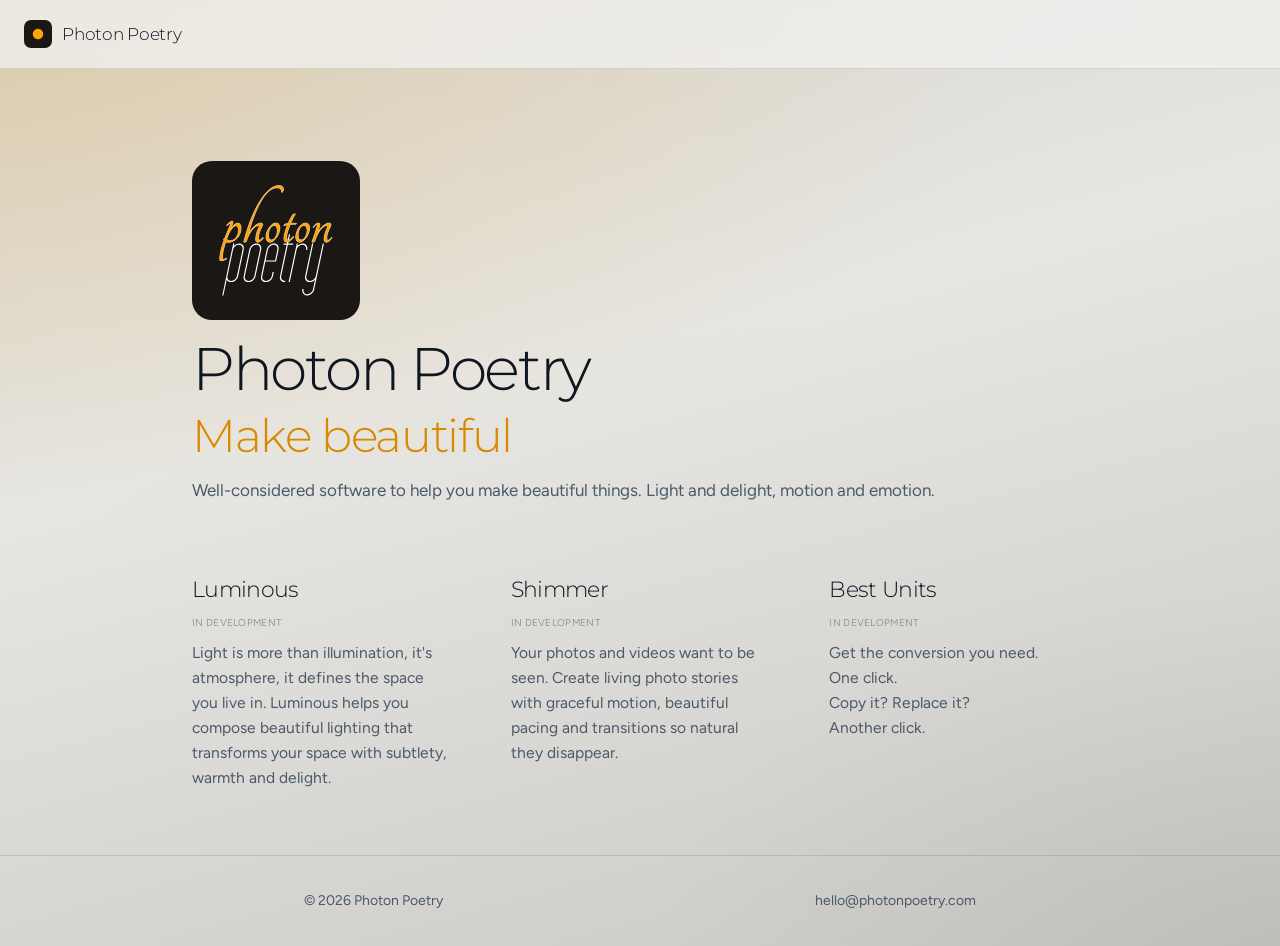
<file: site/index.html>
<!DOCTYPE html>
<html lang="en">
  <head>
    <meta charset="utf-8" />
    <meta name="viewport" content="width=device-width, initial-scale=1" />
    <title>Photon Poetry</title>
    <meta
      name="description"
      content="Photon Poetry — well-considered software to help you make beautiful things."
    />
    <link rel="icon" href="assets/favicon.svg" type="image/svg+xml" />
    <link rel="stylesheet" href="assets/style.css" />
  </head>
  <body>
    <header class="site-header">
      <div class="site-header__inner">
        <a class="brand-link" href="/" aria-current="page">
          <img
            class="brand-link__mark"
            src="assets/favicon.svg"
            width="28"
            height="28"
            alt=""
          />
          <span class="brand-link__text">Photon Poetry</span>
        </a>
      </div>
    </header>

    <main class="page page--wide">
      <section class="studio-hero">
        <div class="studio-hero__brand">
          <div class="studio-hero__logo-frame">
            <img
              class="studio-hero__logo"
              src="assets/logo-reverse.svg"
              width="424"
              height="420"
              alt="Photon Poetry"
            />
          </div>
          <h1>Photon Poetry</h1>
        </div>
        <p class="studio-hero__tagline">Make beautiful</p>
        <p class="studio-hero__lede">
          Well-considered software to help you make beautiful things.
          Light and delight, motion and emotion.
        </p>
      </section>

      <ul class="product-catalog">
        <li>
          <div class="product-card">
            <div class="product-card__head">
              <h2 class="product-card__name">Luminous</h2>
              <span class="product-card__status">In development</span>
            </div>
            <p class="product-card__blurb">
              Light is more than illumination, it's atmosphere, it defines
              the space you live in. Luminous helps you compose beautiful
              lighting that transforms your space with subtlety, warmth and
              delight.
            </p>
          </div>
        </li>
        <li>
          <div class="product-card">
            <div class="product-card__head">
              <h2 class="product-card__name">Shimmer</h2>
              <span class="product-card__status">In development</span>
            </div>
            <p class="product-card__blurb">
              Your photos and videos want to be seen. Create living photo
              stories with graceful motion, beautiful pacing and transitions
              so natural they disappear.
            </p>
          </div>
        </li>
        <li>
          <div class="product-card">
            <div class="product-card__head">
              <h2 class="product-card__name">Best Units</h2>
              <span class="product-card__status">In development</span>
            </div>
            <p class="product-card__blurb">
              Get the conversion you need.<br />
              One click.<br />
              Copy it? Replace it?<br />
              Another click.
            </p>
          </div>
        </li>
      </ul>
    </main>

    <footer class="site-footer">
      <div class="site-footer__inner">
        <p>© <span id="year"></span> Photon Poetry</p>
        <nav aria-label="Footer">
          <a href="mailto:hello@photonpoetry.com">hello@photonpoetry.com</a>
        </nav>
      </div>
    </footer>

    <script>
      document.getElementById("year").textContent = new Date().getFullYear();
    </script>
  </body>
</html>
</file>
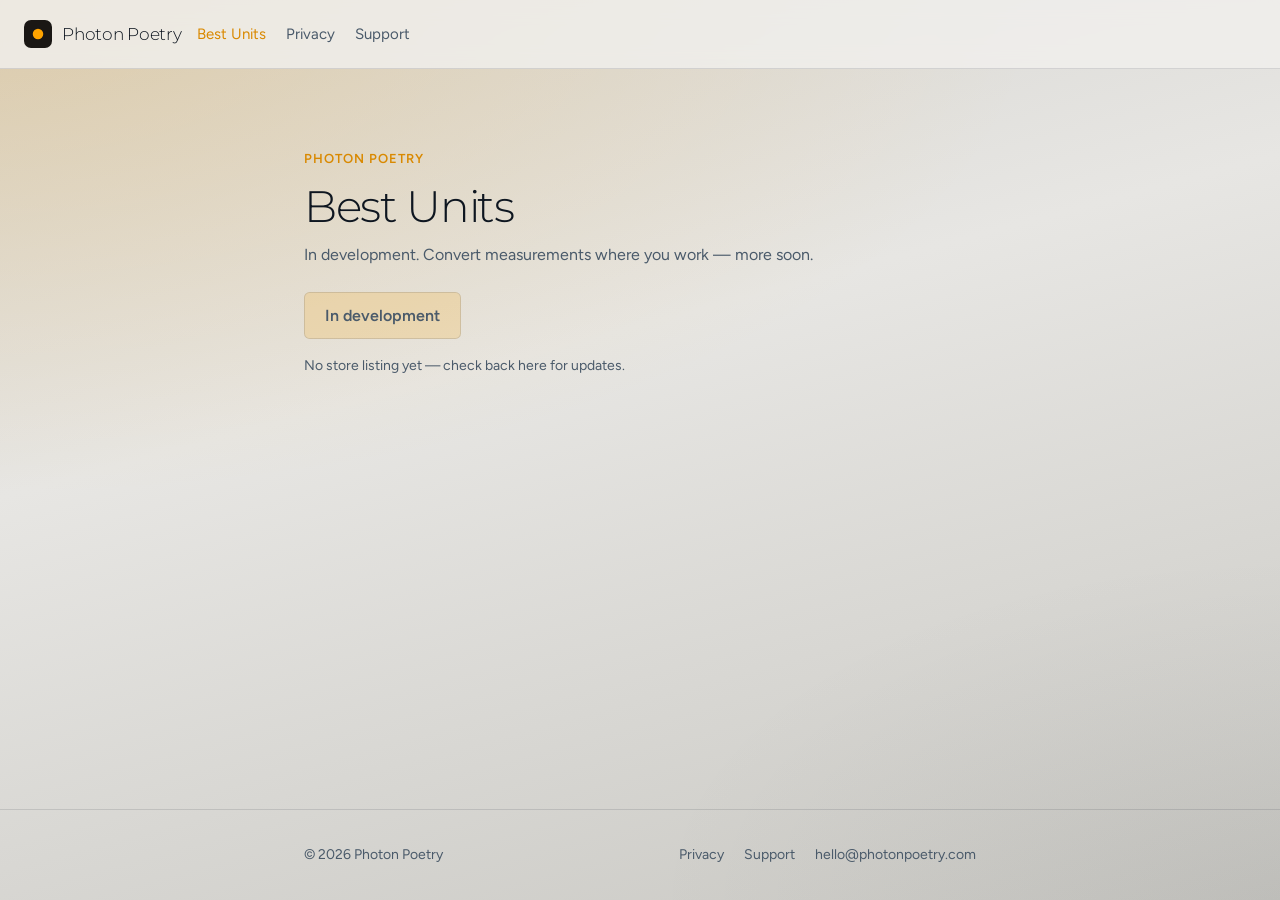
<file: site/best-units/index.html>
<!DOCTYPE html>
<html lang="en">
  <head>
    <meta charset="utf-8" />
    <meta name="viewport" content="width=device-width, initial-scale=1" />
    <title>Best Units — Photon Poetry</title>
    <meta
      name="description"
      content="Best Units converts measurements where you work. In development."
    />
    <link rel="icon" href="../assets/favicon.svg" type="image/svg+xml" />
    <link rel="stylesheet" href="../assets/style.css" />
  </head>
  <body>
    <header class="site-header">
      <div class="site-header__inner">
        <a class="brand-link" href="/">
          <img
            class="brand-link__mark"
            src="../assets/favicon.svg"
            width="28"
            height="28"
            alt=""
          />
          <span class="brand-link__text">Photon Poetry</span>
        </a>
        <nav class="site-nav" aria-label="Primary">
          <a href="/best-units/" aria-current="page">Best Units</a>
          <a href="/best-units/privacy/">Privacy</a>
          <a href="/best-units/support/">Support</a>
        </nav>
      </div>
    </header>

    <main class="page">
      <section class="hero">
        <p class="eyebrow">Photon Poetry</p>
        <h1>Best Units</h1>
        <p class="hero__lede">
          In development. Convert measurements where you work — more soon.
        </p>
        <p>
          <span class="cta cta--disabled" aria-disabled="true">
            In development
          </span>
        </p>
        <p class="cta-note">
          No store listing yet — check back here for updates.
        </p>
      </section>
    </main>

    <footer class="site-footer">
      <div class="site-footer__inner">
        <p>© <span id="year"></span> Photon Poetry</p>
        <nav aria-label="Footer">
          <a href="/best-units/privacy/">Privacy</a>
          <a href="/best-units/support/">Support</a>
          <a href="mailto:hello@photonpoetry.com">hello@photonpoetry.com</a>
        </nav>
      </div>
    </footer>

    <script>
      document.getElementById("year").textContent = new Date().getFullYear();
    </script>
  </body>
</html>
</file>
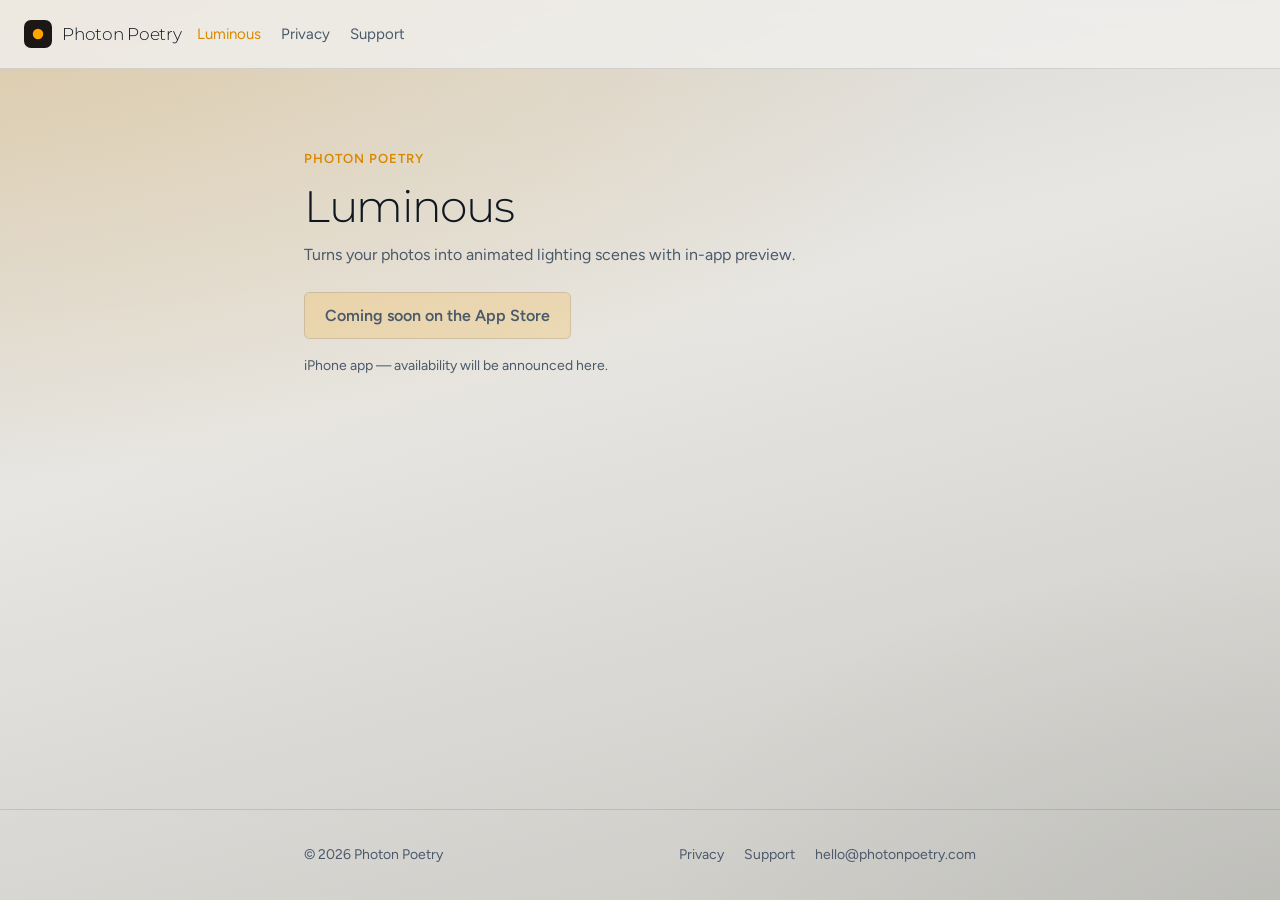
<file: site/luminous/index.html>
<!DOCTYPE html>
<html lang="en">
  <head>
    <meta charset="utf-8" />
    <meta name="viewport" content="width=device-width, initial-scale=1" />
    <title>Luminous — Photon Poetry</title>
    <meta
      name="description"
      content="Luminous turns your photos into animated lighting scenes with in-app preview. Coming soon on the App Store."
    />
    <link rel="redirect_uri" href="luminous://ha-auth" />
    <link rel="icon" href="../assets/favicon.svg" type="image/svg+xml" />
    <link rel="stylesheet" href="../assets/style.css" />
  </head>
  <body>
    <header class="site-header">
      <div class="site-header__inner">
        <a class="brand-link" href="/">
          <img
            class="brand-link__mark"
            src="../assets/favicon.svg"
            width="28"
            height="28"
            alt=""
          />
          <span class="brand-link__text">Photon Poetry</span>
        </a>
        <nav class="site-nav" aria-label="Primary">
          <a href="/luminous/" aria-current="page">Luminous</a>
          <a href="/luminous/privacy/">Privacy</a>
          <a href="/luminous/support/">Support</a>
        </nav>
      </div>
    </header>

    <main class="page">
      <section class="hero">
        <p class="eyebrow">Photon Poetry</p>
        <h1>Luminous</h1>
        <p class="hero__lede">
          Turns your photos into animated lighting scenes with in-app preview.
        </p>
        <p>
          <span class="cta cta--disabled" aria-disabled="true">
            Coming soon on the App Store
          </span>
        </p>
        <p class="cta-note">
          iPhone app — availability will be announced here.
        </p>
      </section>
    </main>

    <footer class="site-footer">
      <div class="site-footer__inner">
        <p>© <span id="year"></span> Photon Poetry</p>
        <nav aria-label="Footer">
          <a href="/luminous/privacy/">Privacy</a>
          <a href="/luminous/support/">Support</a>
          <a href="mailto:hello@photonpoetry.com">hello@photonpoetry.com</a>
        </nav>
      </div>
    </footer>

    <script>
      document.getElementById("year").textContent = new Date().getFullYear();
    </script>
  </body>
</html>
</file>
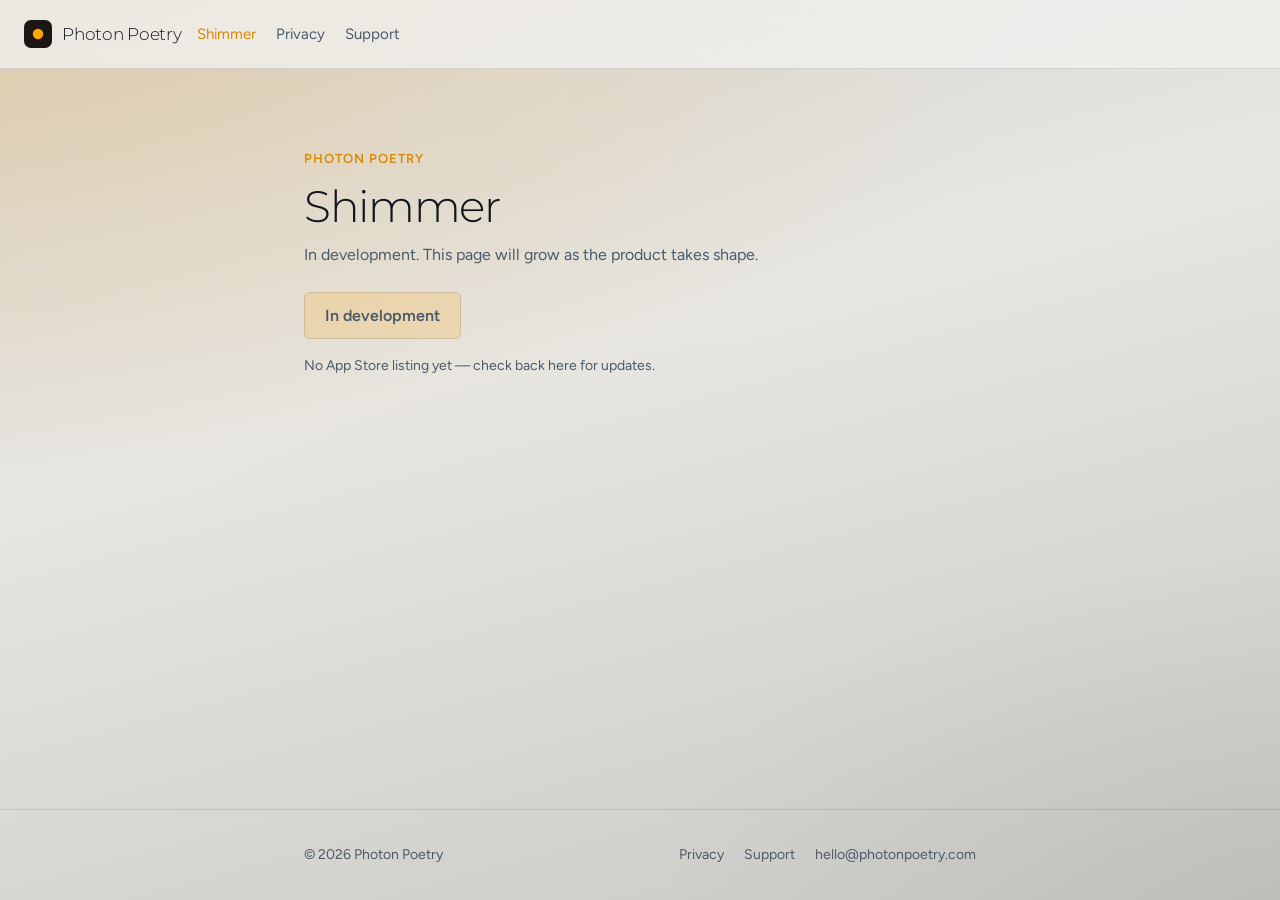
<file: site/shimmer/index.html>
<!DOCTYPE html>
<html lang="en">
  <head>
    <meta charset="utf-8" />
    <meta name="viewport" content="width=device-width, initial-scale=1" />
    <title>Shimmer — Photon Poetry</title>
    <meta
      name="description"
      content="Shimmer is an indie iOS app from Photon Poetry. In development."
    />
    <link rel="icon" href="../assets/favicon.svg" type="image/svg+xml" />
    <link rel="stylesheet" href="../assets/style.css" />
  </head>
  <body>
    <header class="site-header">
      <div class="site-header__inner">
        <a class="brand-link" href="/">
          <img
            class="brand-link__mark"
            src="../assets/favicon.svg"
            width="28"
            height="28"
            alt=""
          />
          <span class="brand-link__text">Photon Poetry</span>
        </a>
        <nav class="site-nav" aria-label="Primary">
          <a href="/shimmer/" aria-current="page">Shimmer</a>
          <a href="/shimmer/privacy/">Privacy</a>
          <a href="/shimmer/support/">Support</a>
        </nav>
      </div>
    </header>

    <main class="page">
      <section class="hero">
        <p class="eyebrow">Photon Poetry</p>
        <h1>Shimmer</h1>
        <p class="hero__lede">
          In development. This page will grow as the product takes shape.
        </p>
        <p>
          <span class="cta cta--disabled" aria-disabled="true">
            In development
          </span>
        </p>
        <p class="cta-note">
          No App Store listing yet — check back here for updates.
        </p>
      </section>
    </main>

    <footer class="site-footer">
      <div class="site-footer__inner">
        <p>© <span id="year"></span> Photon Poetry</p>
        <nav aria-label="Footer">
          <a href="/shimmer/privacy/">Privacy</a>
          <a href="/shimmer/support/">Support</a>
          <a href="mailto:hello@photonpoetry.com">hello@photonpoetry.com</a>
        </nav>
      </div>
    </footer>

    <script>
      document.getElementById("year").textContent = new Date().getFullYear();
    </script>
  </body>
</html>
</file>
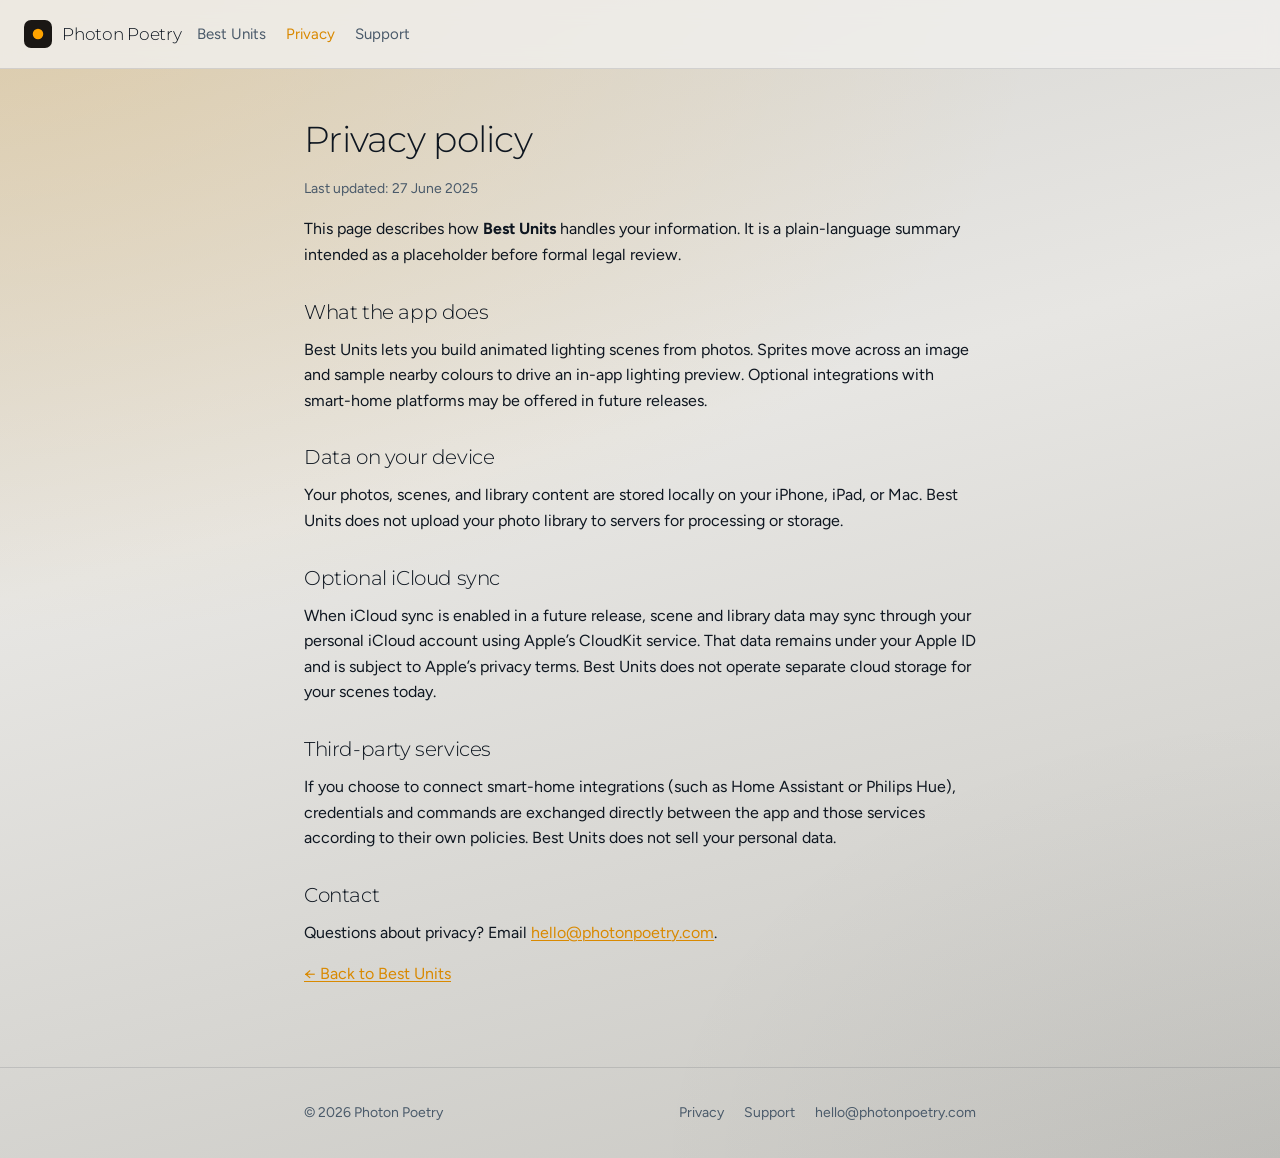
<file: site/best-units/privacy/index.html>
<!DOCTYPE html>
<html lang="en">
  <head>
    <meta charset="utf-8" />
    <meta name="viewport" content="width=device-width, initial-scale=1" />
    <title>Privacy — Best Units</title>
    <meta
      name="description"
      content="Privacy policy for Best Units."
    />
    <link rel="icon" href="../../assets/favicon.svg" type="image/svg+xml" />
    <link rel="stylesheet" href="../../assets/style.css" />
  </head>
  <body>
    <header class="site-header">
      <div class="site-header__inner">
        <a class="brand-link" href="/">
          <img
            class="brand-link__mark"
            src="../../assets/favicon.svg"
            width="28"
            height="28"
            alt=""
          />
          <span class="brand-link__text">Photon Poetry</span>
        </a>
        <nav class="site-nav" aria-label="Primary">
          <a href="/best-units/">Best Units</a>
          <a href="/best-units/privacy/" aria-current="page">Privacy</a>
          <a href="/best-units/support/">Support</a>
        </nav>
      </div>
    </header>

    <main class="page prose">
      <h1>Privacy policy</h1>
      <p class="meta">Last updated: 27 June 2025</p>

      <p>
        This page describes how <strong>Best Units</strong> handles your
        information. It is a plain-language summary intended as a placeholder
        before formal legal review.
      </p>

      <h2>What the app does</h2>
      <p>
        Best Units lets you build animated lighting scenes from photos. Sprites
        move across an image and sample nearby colours to drive an in-app
        lighting preview. Optional integrations with smart-home platforms may be
        offered in future releases.
      </p>

      <h2>Data on your device</h2>
      <p>
        Your photos, scenes, and library content are stored locally on your
        iPhone, iPad, or Mac. Best Units does not upload your photo library to
        servers for processing or storage.
      </p>

      <h2>Optional iCloud sync</h2>
      <p>
        When iCloud sync is enabled in a future release, scene and library data
        may sync through your personal iCloud account using Apple’s CloudKit
        service. That data remains under your Apple ID and is subject to
        Apple’s privacy terms. Best Units does not operate separate cloud
        storage for your scenes today.
      </p>

      <h2>Third-party services</h2>
      <p>
        If you choose to connect smart-home integrations (such as Home
        Assistant or Philips Hue), credentials and commands are exchanged
        directly between the app and those services according to their own
        policies. Best Units does not sell your personal data.
      </p>

      <h2>Contact</h2>
      <p>
        Questions about privacy? Email
        <a href="mailto:hello@photonpoetry.com">hello@photonpoetry.com</a>.
      </p>

      <p><a href="/best-units/">← Back to Best Units</a></p>
    </main>

    <footer class="site-footer">
      <div class="site-footer__inner">
        <p>© <span id="year"></span> Photon Poetry</p>
        <nav aria-label="Footer">
          <a href="/best-units/privacy/">Privacy</a>
          <a href="/best-units/support/">Support</a>
          <a href="mailto:hello@photonpoetry.com">hello@photonpoetry.com</a>
        </nav>
      </div>
    </footer>

    <script>
      document.getElementById("year").textContent = new Date().getFullYear();
    </script>
  </body>
</html>
</file>
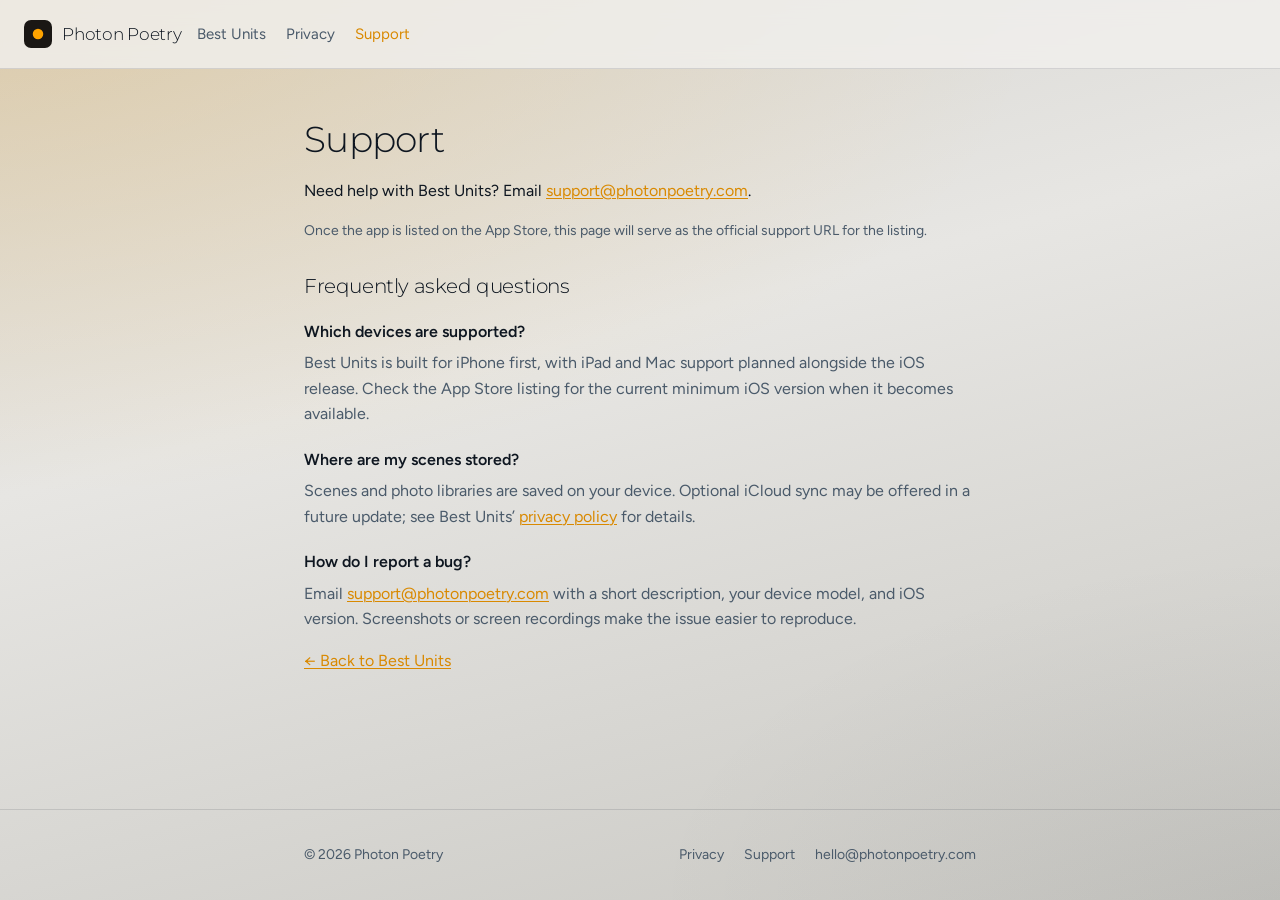
<file: site/best-units/support/index.html>
<!DOCTYPE html>
<html lang="en">
  <head>
    <meta charset="utf-8" />
    <meta name="viewport" content="width=device-width, initial-scale=1" />
    <title>Support — Best Units</title>
    <meta
      name="description"
      content="Get help with Best Units — how to report issues and contact support."
    />
    <link rel="icon" href="../../assets/favicon.svg" type="image/svg+xml" />
    <link rel="stylesheet" href="../../assets/style.css" />
  </head>
  <body>
    <header class="site-header">
      <div class="site-header__inner">
        <a class="brand-link" href="/">
          <img
            class="brand-link__mark"
            src="../../assets/favicon.svg"
            width="28"
            height="28"
            alt=""
          />
          <span class="brand-link__text">Photon Poetry</span>
        </a>
        <nav class="site-nav" aria-label="Primary">
          <a href="/best-units/">Best Units</a>
          <a href="/best-units/privacy/">Privacy</a>
          <a href="/best-units/support/" aria-current="page">Support</a>
        </nav>
      </div>
    </header>

    <main class="page prose">
      <h1>Support</h1>
      <p>
        Need help with Best Units? Email
        <a href="mailto:support@photonpoetry.com">support@photonpoetry.com</a>.
      </p>
      <p class="meta">
        Once the app is listed on the App Store, this page will serve as the
        official support URL for the listing.
      </p>

      <h2>Frequently asked questions</h2>
      <dl class="faq">
        <dt>Which devices are supported?</dt>
        <dd>
          Best Units is built for iPhone first, with iPad and Mac support
          planned alongside the iOS release. Check the App Store listing for the
          current minimum iOS version when it becomes available.
        </dd>

        <dt>Where are my scenes stored?</dt>
        <dd>
          Scenes and photo libraries are saved on your device. Optional iCloud
          sync may be offered in a future update; see Best Units’
          <a href="/best-units/privacy/">privacy policy</a> for details.
        </dd>

        <dt>How do I report a bug?</dt>
        <dd>
          Email
          <a href="mailto:support@photonpoetry.com">support@photonpoetry.com</a>
          with a short description, your device model, and iOS version. Screenshots
          or screen recordings make the issue easier to reproduce.
        </dd>
      </dl>

      <p><a href="/best-units/">← Back to Best Units</a></p>
    </main>

    <footer class="site-footer">
      <div class="site-footer__inner">
        <p>© <span id="year"></span> Photon Poetry</p>
        <nav aria-label="Footer">
          <a href="/best-units/privacy/">Privacy</a>
          <a href="/best-units/support/">Support</a>
          <a href="mailto:hello@photonpoetry.com">hello@photonpoetry.com</a>
        </nav>
      </div>
    </footer>

    <script>
      document.getElementById("year").textContent = new Date().getFullYear();
    </script>
  </body>
</html>
</file>
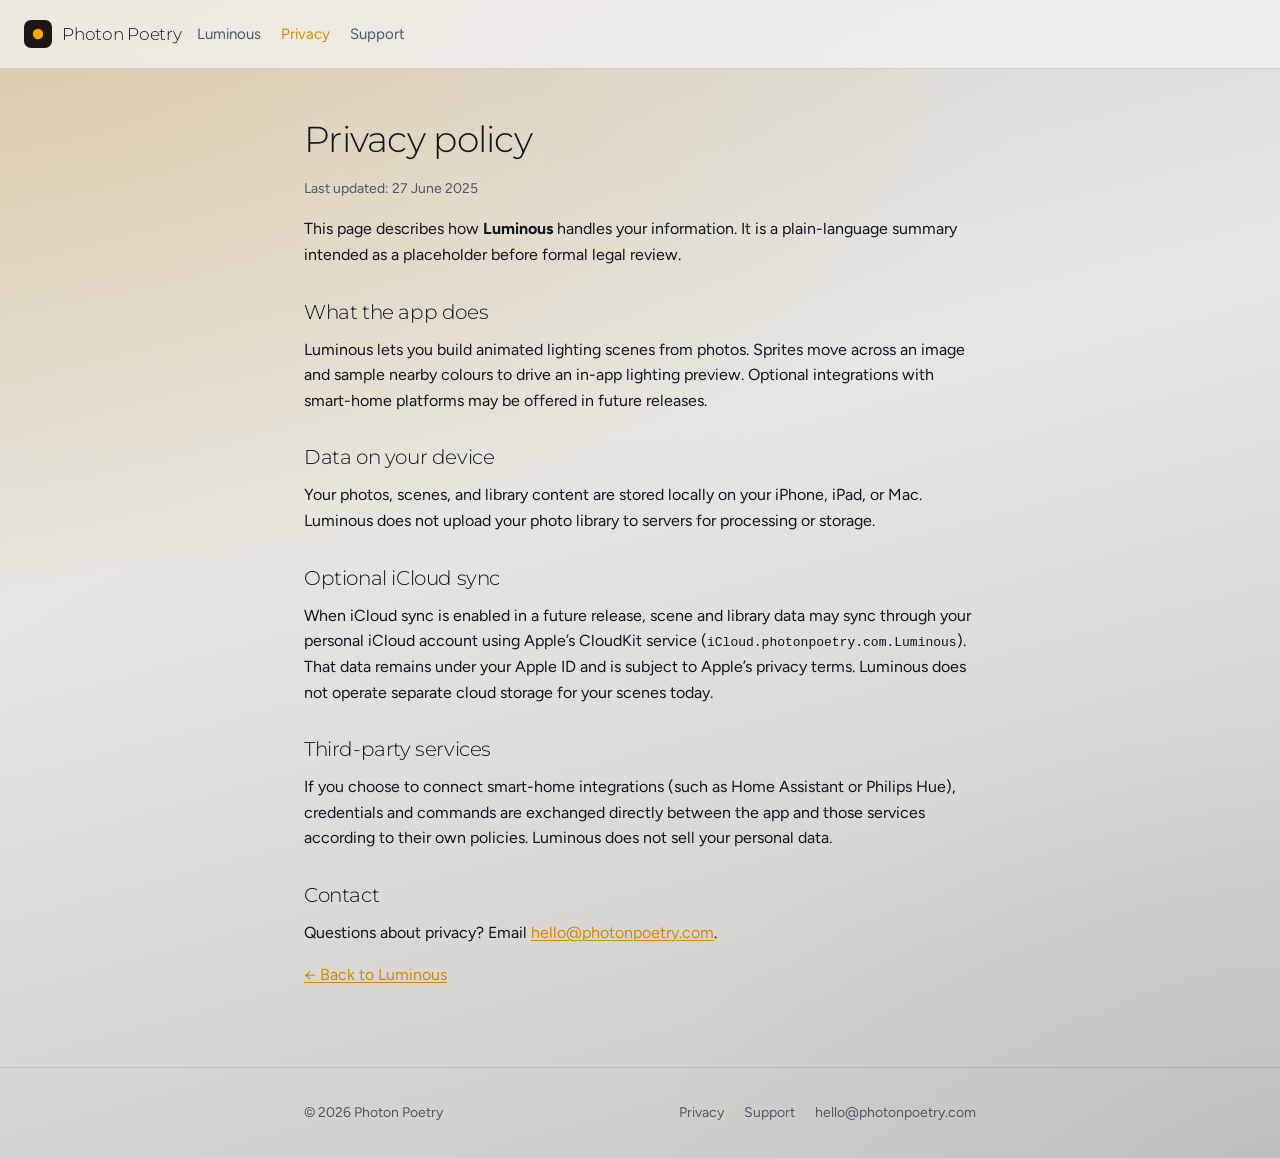
<file: site/luminous/privacy/index.html>
<!DOCTYPE html>
<html lang="en">
  <head>
    <meta charset="utf-8" />
    <meta name="viewport" content="width=device-width, initial-scale=1" />
    <title>Privacy — Luminous</title>
    <meta
      name="description"
      content="Privacy policy for Luminous, the app that turns your photos into animated lighting scenes."
    />
    <link rel="icon" href="../../assets/favicon.svg" type="image/svg+xml" />
    <link rel="stylesheet" href="../../assets/style.css" />
  </head>
  <body>
    <header class="site-header">
      <div class="site-header__inner">
        <a class="brand-link" href="/">
          <img
            class="brand-link__mark"
            src="../../assets/favicon.svg"
            width="28"
            height="28"
            alt=""
          />
          <span class="brand-link__text">Photon Poetry</span>
        </a>
        <nav class="site-nav" aria-label="Primary">
          <a href="/luminous/">Luminous</a>
          <a href="/luminous/privacy/" aria-current="page">Privacy</a>
          <a href="/luminous/support/">Support</a>
        </nav>
      </div>
    </header>

    <main class="page prose">
      <h1>Privacy policy</h1>
      <p class="meta">Last updated: 27 June 2025</p>

      <p>
        This page describes how <strong>Luminous</strong> handles your
        information. It is a plain-language summary intended as a placeholder
        before formal legal review.
      </p>

      <h2>What the app does</h2>
      <p>
        Luminous lets you build animated lighting scenes from photos. Sprites
        move across an image and sample nearby colours to drive an in-app
        lighting preview. Optional integrations with smart-home platforms may be
        offered in future releases.
      </p>

      <h2>Data on your device</h2>
      <p>
        Your photos, scenes, and library content are stored locally on your
        iPhone, iPad, or Mac. Luminous does not upload your photo library to
        servers for processing or storage.
      </p>

      <h2>Optional iCloud sync</h2>
      <p>
        When iCloud sync is enabled in a future release, scene and library data
        may sync through your personal iCloud account using Apple’s CloudKit
        service (<code>iCloud.photonpoetry.com.Luminous</code>). That data
        remains under your Apple ID and is subject to Apple’s privacy terms.
        Luminous does not operate separate cloud storage for your scenes today.
      </p>

      <h2>Third-party services</h2>
      <p>
        If you choose to connect smart-home integrations (such as Home
        Assistant or Philips Hue), credentials and commands are exchanged
        directly between the app and those services according to their own
        policies. Luminous does not sell your personal data.
      </p>

      <h2>Contact</h2>
      <p>
        Questions about privacy? Email
        <a href="mailto:hello@photonpoetry.com">hello@photonpoetry.com</a>.
      </p>

      <p><a href="/luminous/">← Back to Luminous</a></p>
    </main>

    <footer class="site-footer">
      <div class="site-footer__inner">
        <p>© <span id="year"></span> Photon Poetry</p>
        <nav aria-label="Footer">
          <a href="/luminous/privacy/">Privacy</a>
          <a href="/luminous/support/">Support</a>
          <a href="mailto:hello@photonpoetry.com">hello@photonpoetry.com</a>
        </nav>
      </div>
    </footer>

    <script>
      document.getElementById("year").textContent = new Date().getFullYear();
    </script>
  </body>
</html>
</file>
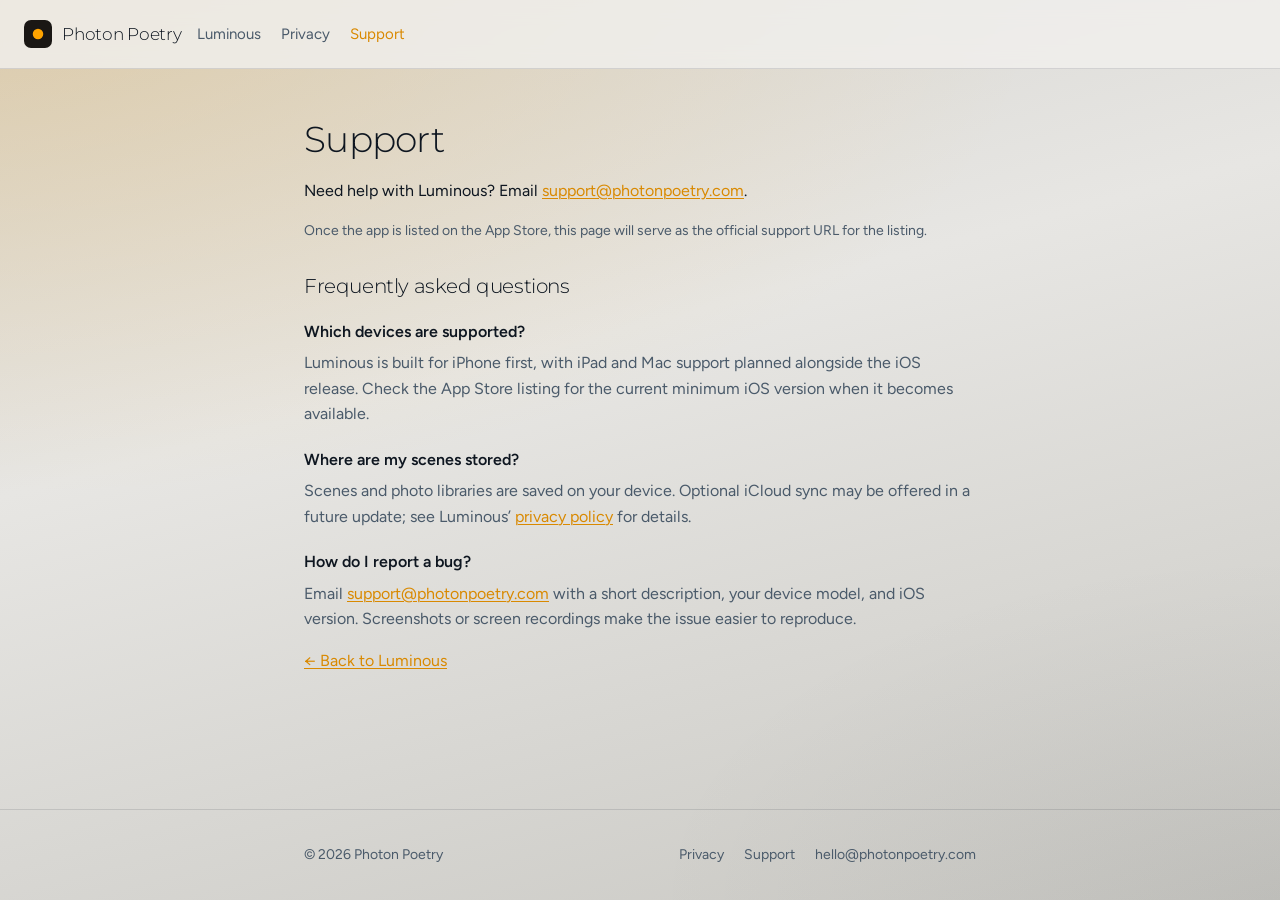
<file: site/luminous/support/index.html>
<!DOCTYPE html>
<html lang="en">
  <head>
    <meta charset="utf-8" />
    <meta name="viewport" content="width=device-width, initial-scale=1" />
    <title>Support — Luminous</title>
    <meta
      name="description"
      content="Get help with Luminous — requirements, scene storage, and how to report issues."
    />
    <link rel="icon" href="../../assets/favicon.svg" type="image/svg+xml" />
    <link rel="stylesheet" href="../../assets/style.css" />
  </head>
  <body>
    <header class="site-header">
      <div class="site-header__inner">
        <a class="brand-link" href="/">
          <img
            class="brand-link__mark"
            src="../../assets/favicon.svg"
            width="28"
            height="28"
            alt=""
          />
          <span class="brand-link__text">Photon Poetry</span>
        </a>
        <nav class="site-nav" aria-label="Primary">
          <a href="/luminous/">Luminous</a>
          <a href="/luminous/privacy/">Privacy</a>
          <a href="/luminous/support/" aria-current="page">Support</a>
        </nav>
      </div>
    </header>

    <main class="page prose">
      <h1>Support</h1>
      <p>
        Need help with Luminous? Email
        <a href="mailto:support@photonpoetry.com">support@photonpoetry.com</a>.
      </p>
      <p class="meta">
        Once the app is listed on the App Store, this page will serve as the
        official support URL for the listing.
      </p>

      <h2>Frequently asked questions</h2>
      <dl class="faq">
        <dt>Which devices are supported?</dt>
        <dd>
          Luminous is built for iPhone first, with iPad and Mac support planned
          alongside the iOS release. Check the App Store listing for the current
          minimum iOS version when it becomes available.
        </dd>

        <dt>Where are my scenes stored?</dt>
        <dd>
          Scenes and photo libraries are saved on your device. Optional iCloud
          sync may be offered in a future update; see Luminous’
          <a href="/luminous/privacy/">privacy policy</a> for details.
        </dd>

        <dt>How do I report a bug?</dt>
        <dd>
          Email
          <a href="mailto:support@photonpoetry.com">support@photonpoetry.com</a>
          with a short description, your device model, and iOS version. Screenshots
          or screen recordings make the issue easier to reproduce.
        </dd>
      </dl>

      <p><a href="/luminous/">← Back to Luminous</a></p>
    </main>

    <footer class="site-footer">
      <div class="site-footer__inner">
        <p>© <span id="year"></span> Photon Poetry</p>
        <nav aria-label="Footer">
          <a href="/luminous/privacy/">Privacy</a>
          <a href="/luminous/support/">Support</a>
          <a href="mailto:hello@photonpoetry.com">hello@photonpoetry.com</a>
        </nav>
      </div>
    </footer>

    <script>
      document.getElementById("year").textContent = new Date().getFullYear();
    </script>
  </body>
</html>
</file>
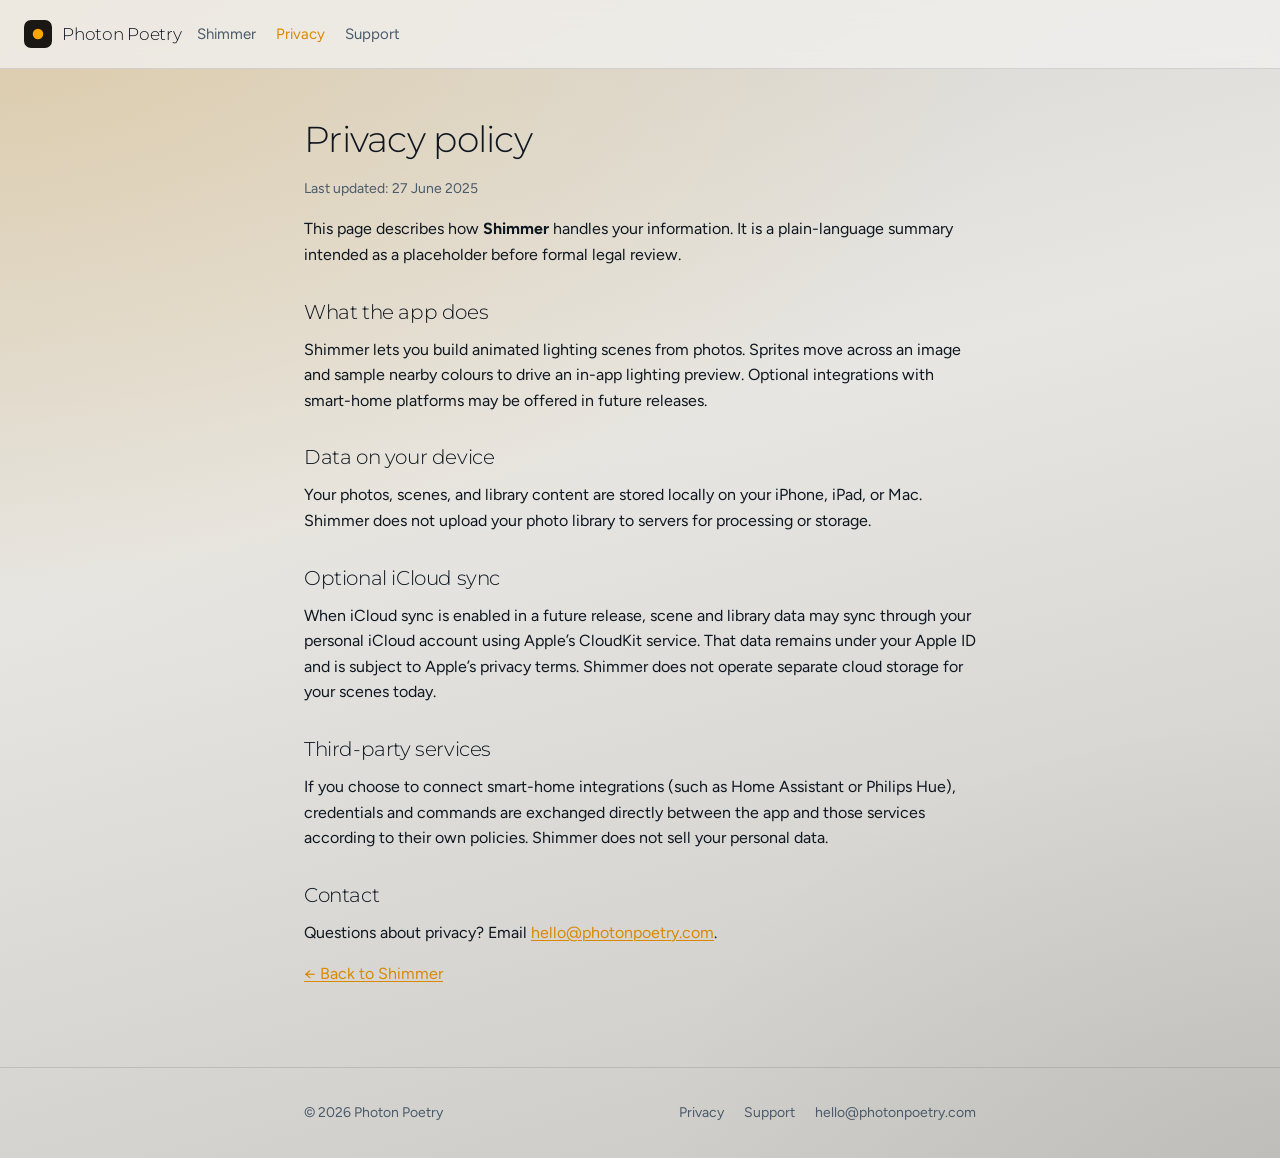
<file: site/shimmer/privacy/index.html>
<!DOCTYPE html>
<html lang="en">
  <head>
    <meta charset="utf-8" />
    <meta name="viewport" content="width=device-width, initial-scale=1" />
    <title>Privacy — Shimmer</title>
    <meta
      name="description"
      content="Privacy policy for Shimmer."
    />
    <link rel="icon" href="../../assets/favicon.svg" type="image/svg+xml" />
    <link rel="stylesheet" href="../../assets/style.css" />
  </head>
  <body>
    <header class="site-header">
      <div class="site-header__inner">
        <a class="brand-link" href="/">
          <img
            class="brand-link__mark"
            src="../../assets/favicon.svg"
            width="28"
            height="28"
            alt=""
          />
          <span class="brand-link__text">Photon Poetry</span>
        </a>
        <nav class="site-nav" aria-label="Primary">
          <a href="/shimmer/">Shimmer</a>
          <a href="/shimmer/privacy/" aria-current="page">Privacy</a>
          <a href="/shimmer/support/">Support</a>
        </nav>
      </div>
    </header>

    <main class="page prose">
      <h1>Privacy policy</h1>
      <p class="meta">Last updated: 27 June 2025</p>

      <p>
        This page describes how <strong>Shimmer</strong> handles your
        information. It is a plain-language summary intended as a placeholder
        before formal legal review.
      </p>

      <h2>What the app does</h2>
      <p>
        Shimmer lets you build animated lighting scenes from photos. Sprites
        move across an image and sample nearby colours to drive an in-app
        lighting preview. Optional integrations with smart-home platforms may be
        offered in future releases.
      </p>

      <h2>Data on your device</h2>
      <p>
        Your photos, scenes, and library content are stored locally on your
        iPhone, iPad, or Mac. Shimmer does not upload your photo library to
        servers for processing or storage.
      </p>

      <h2>Optional iCloud sync</h2>
      <p>
        When iCloud sync is enabled in a future release, scene and library data
        may sync through your personal iCloud account using Apple’s CloudKit
        service. That data remains under your Apple ID and is subject to
        Apple’s privacy terms. Shimmer does not operate separate cloud storage
        for your scenes today.
      </p>

      <h2>Third-party services</h2>
      <p>
        If you choose to connect smart-home integrations (such as Home
        Assistant or Philips Hue), credentials and commands are exchanged
        directly between the app and those services according to their own
        policies. Shimmer does not sell your personal data.
      </p>

      <h2>Contact</h2>
      <p>
        Questions about privacy? Email
        <a href="mailto:hello@photonpoetry.com">hello@photonpoetry.com</a>.
      </p>

      <p><a href="/shimmer/">← Back to Shimmer</a></p>
    </main>

    <footer class="site-footer">
      <div class="site-footer__inner">
        <p>© <span id="year"></span> Photon Poetry</p>
        <nav aria-label="Footer">
          <a href="/shimmer/privacy/">Privacy</a>
          <a href="/shimmer/support/">Support</a>
          <a href="mailto:hello@photonpoetry.com">hello@photonpoetry.com</a>
        </nav>
      </div>
    </footer>

    <script>
      document.getElementById("year").textContent = new Date().getFullYear();
    </script>
  </body>
</html>
</file>
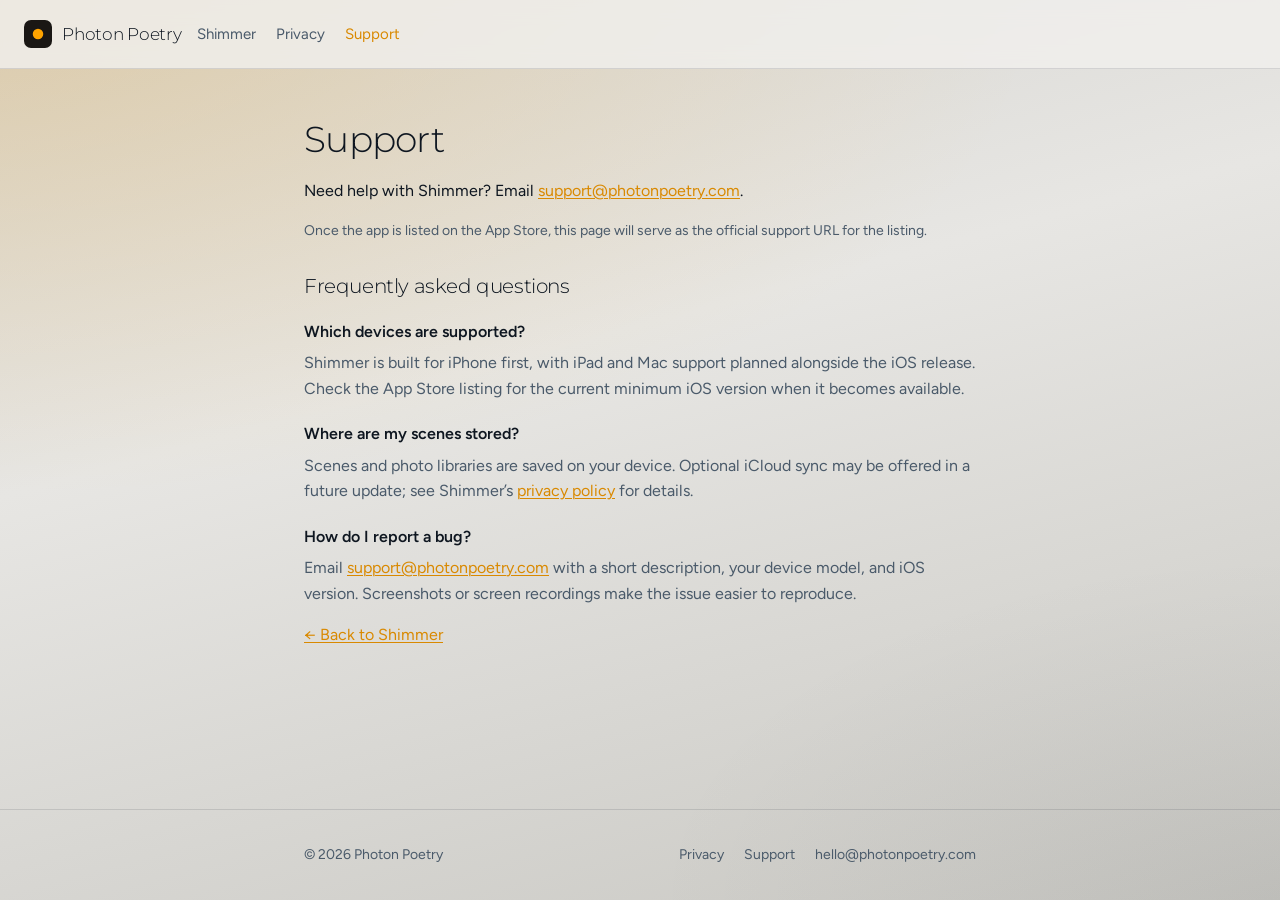
<file: site/shimmer/support/index.html>
<!DOCTYPE html>
<html lang="en">
  <head>
    <meta charset="utf-8" />
    <meta name="viewport" content="width=device-width, initial-scale=1" />
    <title>Support — Shimmer</title>
    <meta
      name="description"
      content="Get help with Shimmer — how to report issues and contact support."
    />
    <link rel="icon" href="../../assets/favicon.svg" type="image/svg+xml" />
    <link rel="stylesheet" href="../../assets/style.css" />
  </head>
  <body>
    <header class="site-header">
      <div class="site-header__inner">
        <a class="brand-link" href="/">
          <img
            class="brand-link__mark"
            src="../../assets/favicon.svg"
            width="28"
            height="28"
            alt=""
          />
          <span class="brand-link__text">Photon Poetry</span>
        </a>
        <nav class="site-nav" aria-label="Primary">
          <a href="/shimmer/">Shimmer</a>
          <a href="/shimmer/privacy/">Privacy</a>
          <a href="/shimmer/support/" aria-current="page">Support</a>
        </nav>
      </div>
    </header>

    <main class="page prose">
      <h1>Support</h1>
      <p>
        Need help with Shimmer? Email
        <a href="mailto:support@photonpoetry.com">support@photonpoetry.com</a>.
      </p>
      <p class="meta">
        Once the app is listed on the App Store, this page will serve as the
        official support URL for the listing.
      </p>

      <h2>Frequently asked questions</h2>
      <dl class="faq">
        <dt>Which devices are supported?</dt>
        <dd>
          Shimmer is built for iPhone first, with iPad and Mac support planned
          alongside the iOS release. Check the App Store listing for the current
          minimum iOS version when it becomes available.
        </dd>

        <dt>Where are my scenes stored?</dt>
        <dd>
          Scenes and photo libraries are saved on your device. Optional iCloud
          sync may be offered in a future update; see Shimmer’s
          <a href="/shimmer/privacy/">privacy policy</a> for details.
        </dd>

        <dt>How do I report a bug?</dt>
        <dd>
          Email
          <a href="mailto:support@photonpoetry.com">support@photonpoetry.com</a>
          with a short description, your device model, and iOS version. Screenshots
          or screen recordings make the issue easier to reproduce.
        </dd>
      </dl>

      <p><a href="/shimmer/">← Back to Shimmer</a></p>
    </main>

    <footer class="site-footer">
      <div class="site-footer__inner">
        <p>© <span id="year"></span> Photon Poetry</p>
        <nav aria-label="Footer">
          <a href="/shimmer/privacy/">Privacy</a>
          <a href="/shimmer/support/">Support</a>
          <a href="mailto:hello@photonpoetry.com">hello@photonpoetry.com</a>
        </nav>
      </div>
    </footer>

    <script>
      document.getElementById("year").textContent = new Date().getFullYear();
    </script>
  </body>
</html>
</file>
<file: site/assets/style.css>
/* Photon Poetry studio site — provisional brand */

@import url("https://fonts.googleapis.com/css2?family=Figtree:wght@400;500;600;700&family=Montserrat:wght@300;400;600;700&display=swap");

:root {
  color-scheme: light dark;
  --bg: #e7e6e3;
  --bg-elevated: #f1f0ed;
  --text: #0e1620;
  --text-muted: #4a5a6a;
  --accent: #d98900;
  --accent-bright: #ffa400;
  --accent-soft: rgba(255, 164, 0, 0.18);
  --border: rgba(14, 22, 32, 0.12);
  --focus: #c97800;
  --max-width: 42rem;
  --max-width-wide: 56rem;
  --font-display: "Montserrat", "Avenir Next", "Segoe UI", sans-serif;
  --font-display-weight: 300;
  --font-body: "Figtree", "Avenir Next", "Segoe UI", sans-serif;
  font-family: var(--font-body);
  line-height: 1.6;
}

@media (prefers-color-scheme: dark) {
  :root {
    --bg: #141312;
    --bg-elevated: #1c1b19;
    --text: #e8eef4;
    --text-muted: #9aabbc;
    --accent: #ffa400;
    --accent-bright: #ffb833;
    --accent-soft: rgba(255, 164, 0, 0.14);
    --border: rgba(232, 238, 244, 0.12);
    --focus: #ffb833;
  }
}

*,
*::before,
*::after {
  box-sizing: border-box;
}

html {
  -webkit-text-size-adjust: 100%;
}

body {
  margin: 0;
  min-height: 100vh;
  display: flex;
  flex-direction: column;
  background:
    radial-gradient(140% 95% at 0% 0%, var(--accent-soft), transparent 58%),
    radial-gradient(90% 70% at 100% 100%, rgba(14, 22, 32, 0.06), transparent 55%),
    linear-gradient(165deg, #d4d3cf 0%, var(--bg) 40%, #c9c8c3 100%);
  color: var(--text);
}

@media (prefers-color-scheme: dark) {
  body {
    background:
      radial-gradient(130% 90% at 0% 0%, var(--accent-soft), transparent 58%),
      radial-gradient(85% 65% at 100% 100%, rgba(0, 0, 0, 0.35), transparent 55%),
      linear-gradient(165deg, #100f0e 0%, var(--bg) 45%, #0c0b0a 100%);
  }
}

a {
  color: var(--accent);
  text-decoration-thickness: 1px;
  text-underline-offset: 0.15em;
}

a:hover {
  text-decoration-thickness: 2px;
}

a:focus-visible,
button:focus-visible {
  outline: 2px solid var(--focus);
  outline-offset: 3px;
}

.site-header,
.site-footer {
  padding: 1rem 1.25rem;
}

.site-header {
  border-bottom: 1px solid var(--border);
  background: color-mix(in srgb, var(--bg-elevated) 82%, transparent);
  backdrop-filter: blur(10px);
}

.site-footer__inner,
.page {
  width: min(100% - 2.5rem, var(--max-width));
  margin-inline: auto;
}

.page--wide {
  width: min(100% - 2.5rem, var(--max-width-wide));
}

.site-header__inner {
  width: 100%;
  margin: 0;
  display: flex;
  align-items: center;
  justify-content: flex-start;
  gap: 1rem;
}

.brand-link {
  display: inline-flex;
  align-items: center;
  gap: 0.65rem;
  color: var(--text);
  text-decoration: none;
  font-weight: var(--font-display-weight);
  letter-spacing: -0.02em;
}

.brand-link:hover {
  color: var(--accent);
}

.brand-link__mark {
  width: 1.75rem;
  height: 1.75rem;
  flex-shrink: 0;
}

.brand-link__text {
  font-family: var(--font-display);
  font-size: 1.05rem;
  font-weight: var(--font-display-weight);
}

.site-nav {
  display: flex;
  flex-wrap: wrap;
  gap: 0.75rem 1.25rem;
  font-size: 0.9375rem;
}

.site-nav a {
  color: var(--text-muted);
  text-decoration: none;
}

.site-nav a:hover,
.site-nav a[aria-current="page"] {
  color: var(--accent);
}

.page {
  flex: 1;
  padding: 2.5rem 0 3rem;
}

.studio-hero {
  padding: 2.75rem 0 1.5rem;
  animation: rise 0.7s ease-out both;
}

.studio-hero__brand {
  display: flex;
  flex-direction: column;
  align-items: flex-start;
  gap: 1.25rem;
  margin-bottom: 0.5rem;
}

.studio-hero__logo-frame {
  display: inline-flex;
  align-items: center;
  justify-content: center;
  padding: 1.25rem 1.5rem;
  border-radius: 1.25rem;
  corner-shape: squircle;
  background: #1a1714;
}

.studio-hero__logo {
  width: clamp(5rem, 22vw, 7.5rem);
  height: auto;
  display: block;
}

.studio-hero h1 {
  margin: 0;
  font-family: var(--font-display);
  font-size: clamp(2.6rem, 8vw, 3.75rem);
  font-weight: var(--font-display-weight);
  line-height: 0.98;
  letter-spacing: -0.04em;
}

.studio-hero__tagline {
  margin: 0.75rem 0 0;
  font-family: var(--font-display);
  font-size: clamp(2rem, 6.5vw, 2.85rem);
  font-weight: var(--font-display-weight);
  letter-spacing: -0.03em;
  line-height: 1.1;
  color: var(--accent);
  animation: rise 0.7s ease-out 0.08s both;
}

.studio-hero__lede {
  margin: 1rem 0 0;
  max-width: 54rem;
  font-size: 1.0625rem;
  color: var(--text-muted);
  animation: rise 0.7s ease-out 0.12s both;
}

.product-catalog {
  margin: 2.75rem 0 0;
  padding: 0;
  list-style: none;
  display: grid;
  gap: 2.625rem;
  animation: rise 0.7s ease-out 0.22s both;
}

.product-card {
  display: block;
  padding: 0;
  border: none;
  background: transparent;
  color: inherit;
}

.product-card__name {
  margin: 0;
  font-family: var(--font-display);
  font-size: 1.4rem;
  font-weight: var(--font-display-weight);
  letter-spacing: -0.03em;
  color: var(--text);
}

.product-card__status {
  display: inline-block;
  margin-top: 0.2rem;
  font-size: 0.625rem;
  font-weight: 400;
  letter-spacing: 0.03em;
  text-transform: uppercase;
  color: color-mix(in srgb, var(--text-muted) 55%, var(--bg));
}

.product-card__blurb {
  margin: 0.5rem 0 0;
  max-width: 36rem;
  color: var(--text-muted);
  font-size: 0.975rem;
}

.hero {
  padding: 2rem 0 2.5rem;
}

.hero h1 {
  margin: 0 0 0.75rem;
  font-family: var(--font-display);
  font-size: clamp(2rem, 6vw, 2.75rem);
  font-weight: var(--font-display-weight);
  line-height: 1.1;
  letter-spacing: -0.03em;
}

.hero__lede {
  margin: 0 0 1.5rem;
  color: var(--text-muted);
  max-width: 32rem;
}

.eyebrow {
  margin: 0 0 0.75rem;
  font-size: 0.8125rem;
  font-weight: 600;
  letter-spacing: 0.08em;
  text-transform: uppercase;
  color: var(--accent);
}

.cta {
  display: inline-flex;
  align-items: center;
  justify-content: center;
  gap: 0.5rem;
  min-height: 2.75rem;
  padding: 0.625rem 1.25rem;
  border-radius: 0.35rem;
  font-size: 1rem;
  font-weight: 600;
  text-decoration: none;
  border: none;
  cursor: default;
}

.cta--disabled {
  background: var(--accent-soft);
  color: var(--text-muted);
  border: 1px solid var(--border);
}

.cta-note {
  margin: 0.75rem 0 0;
  font-size: 0.875rem;
  color: var(--text-muted);
}

.prose h1,
.prose h2 {
  font-family: var(--font-display);
  font-weight: var(--font-display-weight);
  line-height: 1.25;
  letter-spacing: -0.02em;
}

.prose h1 {
  margin: 0 0 1rem;
  font-size: clamp(1.75rem, 5vw, 2.25rem);
}

.prose h2 {
  margin: 2rem 0 0.75rem;
  font-size: 1.25rem;
}

.prose p,
.prose ul {
  margin: 0 0 1rem;
}

.prose ul {
  padding-left: 1.25rem;
}

.prose li + li {
  margin-top: 0.35rem;
}

.meta {
  font-size: 0.875rem;
  color: var(--text-muted);
}

.faq dt {
  margin: 1.25rem 0 0.35rem;
  font-weight: 600;
}

.faq dd {
  margin: 0;
  color: var(--text-muted);
}

.site-footer {
  margin-top: auto;
  border-top: 1px solid var(--border);
  background: transparent;
  font-size: 0.875rem;
  color: var(--text-muted);
}

.site-footer__inner {
  display: flex;
  flex-wrap: wrap;
  align-items: center;
  justify-content: space-between;
  gap: 0.75rem 1.25rem;
}

.site-footer nav {
  display: flex;
  flex-wrap: wrap;
  gap: 0.75rem 1.25rem;
}

.site-footer a {
  color: var(--text-muted);
  text-decoration: none;
}

.site-footer a:hover {
  color: var(--accent);
}

@keyframes rise {
  from {
    opacity: 0;
    transform: translateY(0.75rem);
  }
  to {
    opacity: 1;
    transform: translateY(0);
  }
}

@media (prefers-reduced-motion: reduce) {
  .studio-hero,
  .studio-hero__tagline,
  .studio-hero__lede,
  .product-catalog {
    animation: none;
  }
}

@media (min-width: 40rem) {
  .site-header,
  .site-footer {
    padding: 1.25rem 1.5rem;
  }

  .page {
    padding: 3rem 0 4rem;
  }

  .product-catalog {
    grid-template-columns: repeat(3, 1fr);
    gap: 0 3.75rem;
  }
}
</file>
